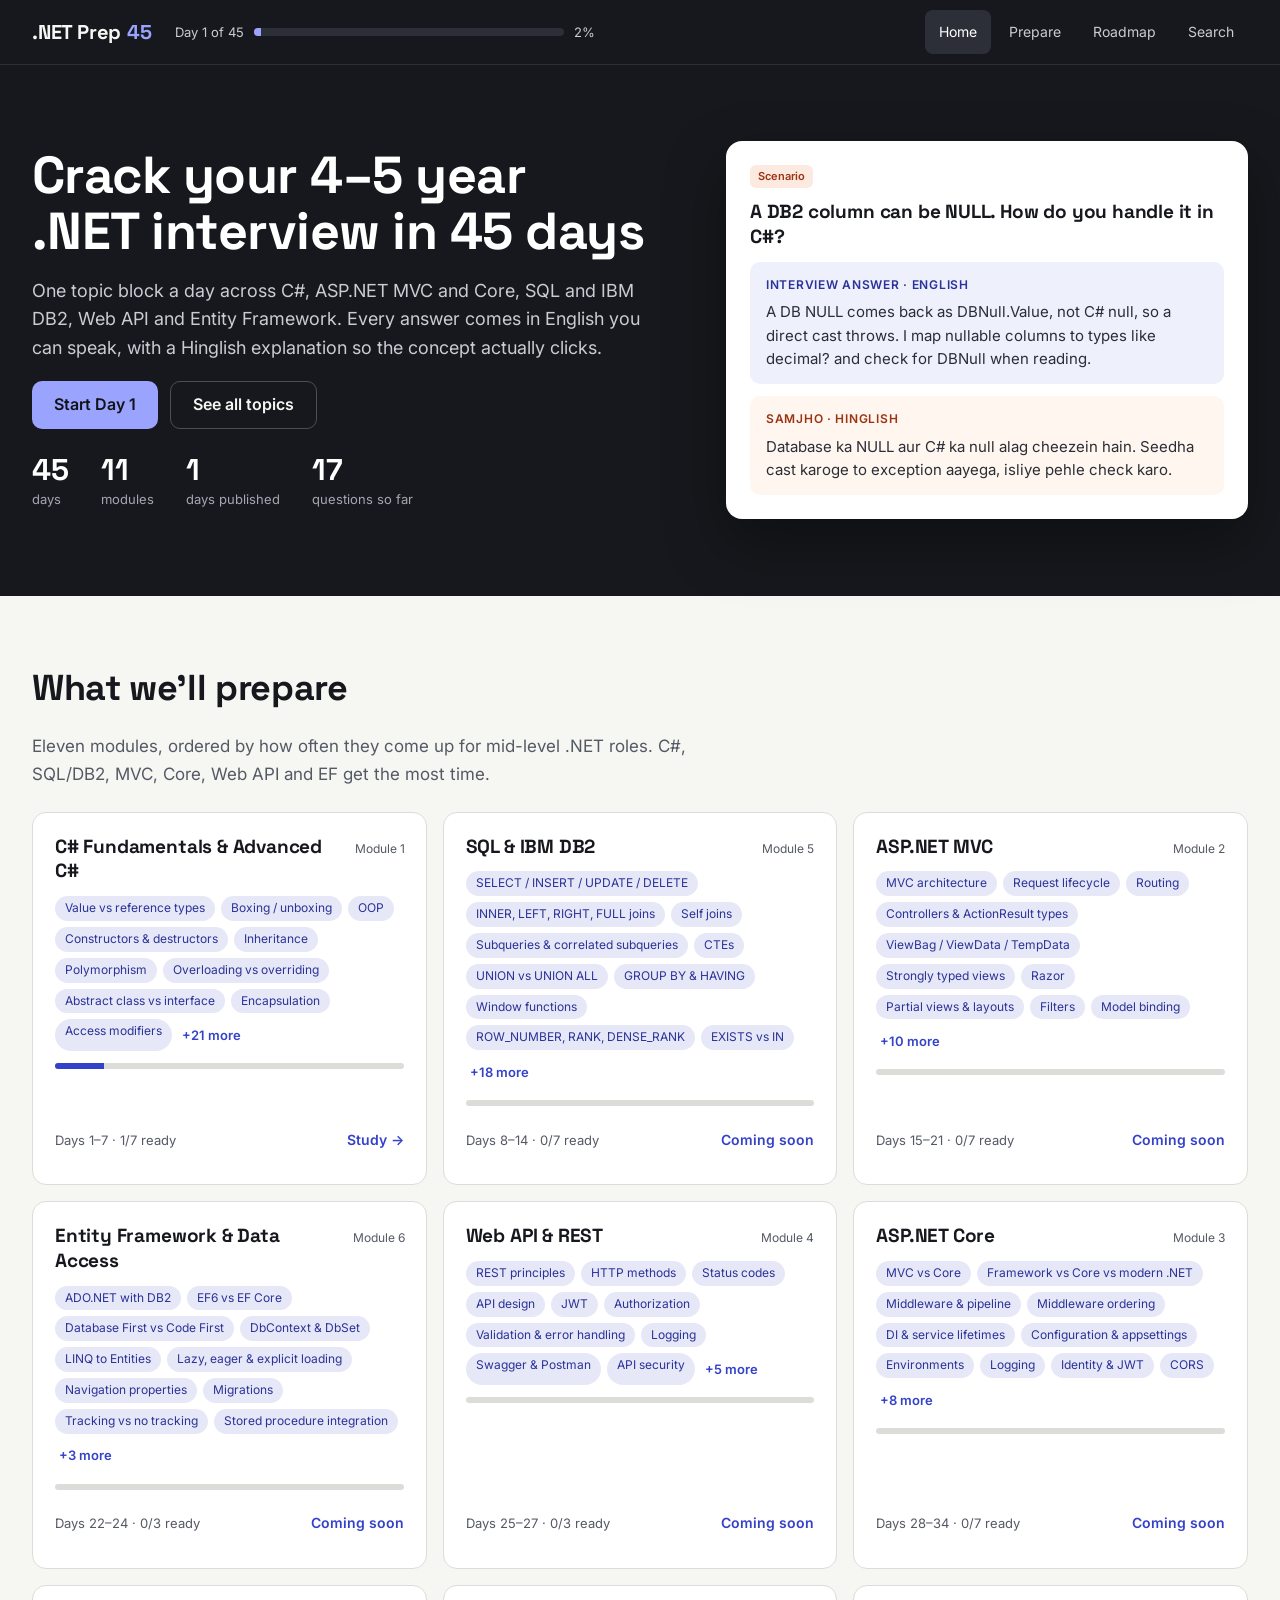
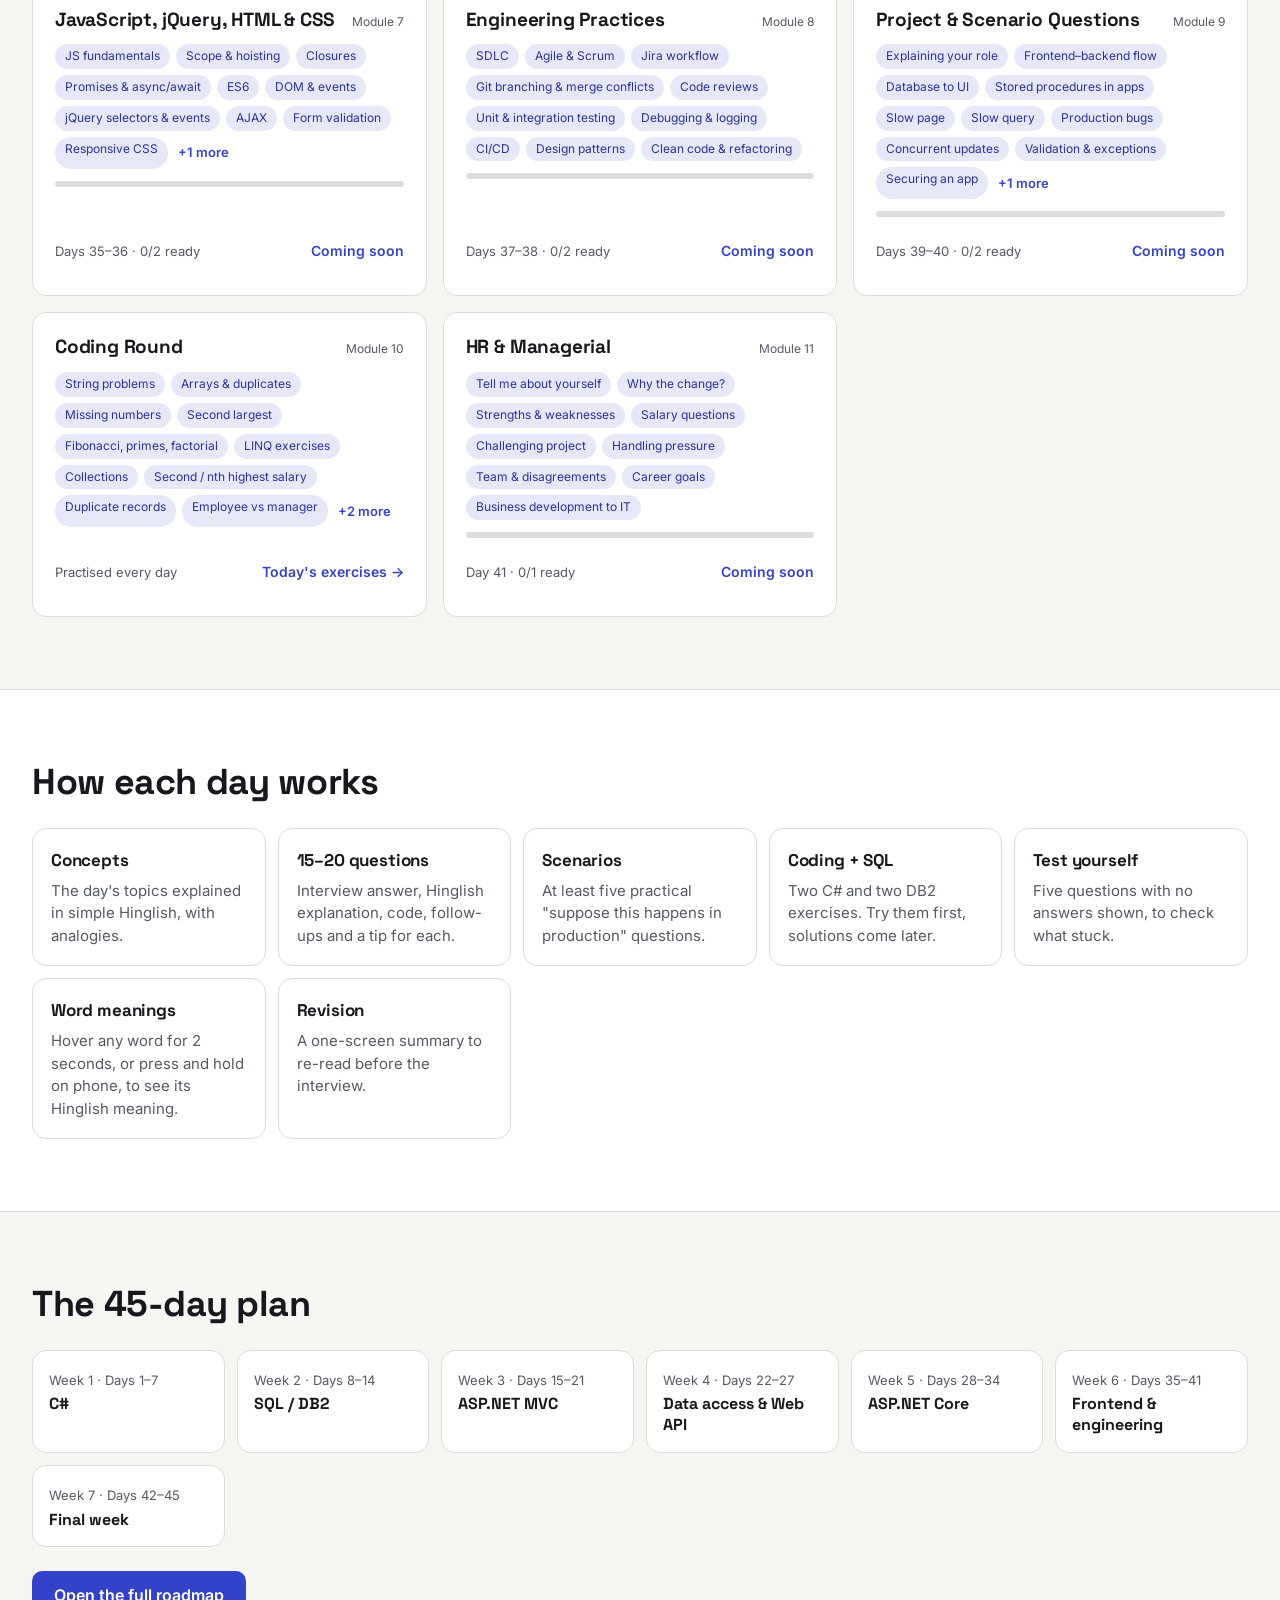
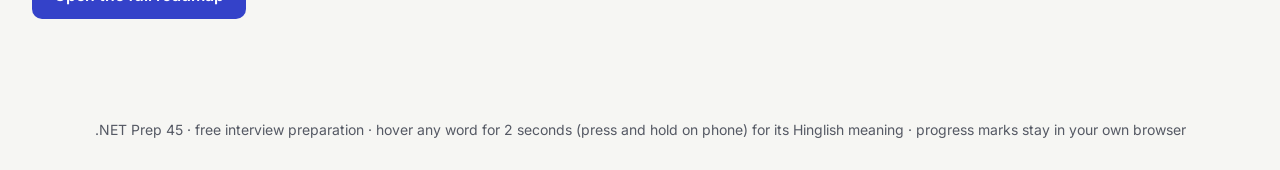
<file: index.html>
<!DOCTYPE html>
<html lang="en">
<head>
<meta charset="utf-8">
<meta name="description" content="45-day .NET interview preparation for 4–5 year developers: C#, ASP.NET MVC and Core, SQL/DB2, Web API, Entity Framework. English answers with Hinglish explanations.">
<meta name="viewport" content="width=device-width, initial-scale=1">
<title>.NET Prep 45</title>
<link rel="preconnect" href="https://fonts.googleapis.com">
<link href="https://fonts.googleapis.com/css2?family=Inter:wght@400;500;600&family=Space+Grotesk:wght@500;700&family=JetBrains+Mono:wght@400;500&display=swap" rel="stylesheet">
<link rel="stylesheet" href="assets/style.css?v=6">
</head>
<body>
<header class="top"><div class="top-in">
<a class="brand" href="index.html">.NET Prep <span>45</span></a>
<div class="prog"><span id="pt">Day 1 of 45</span><div class="bar"><i id="pb" style="width:2%"></i></div><span id="pp">2%</span></div>
<button class="menu" id="menuBtn" aria-label="Open menu" aria-expanded="false" aria-controls="nav"><svg aria-hidden="true" width="22" height="22" viewBox="0 0 24 24" fill="none" stroke="currentColor" stroke-width="2" stroke-linecap="round"><path d="M4 7h16M4 12h16M4 17h16"/></svg></button>
<nav id="nav"><a class="on" href="index.html">Home</a><a href="prepare.html">Prepare</a><a href="prepare.html#roadmap">Roadmap</a><a href="prepare.html#search">Search</a></nav>
</div></header>

<section class="hero">
<div class="hero-in">
<div class="hero-txt">
<h1>Crack your 4–5 year .NET interview in 45 days</h1>
<p>One topic block a day across C#, ASP.NET MVC and Core, SQL and IBM DB2, Web API and Entity Framework. Every answer comes in English you can speak, with a Hinglish explanation so the concept actually clicks.</p>
<div class="cta"><a class="p" id="ctaToday" href="prepare.html">Start Day 1</a><a class="s" href="#modules">See all topics</a></div>
<div class="stats"><div><b>45</b><span>days</span></div><div><b>11</b><span>modules</span></div><div><b id="sDays">1</b><span>days published</span></div><div><b id="sQ">17</b><span>questions so far</span></div></div>
</div>
<div class="demo" aria-label="Example question card">
<span class="tag">Scenario</span>
<h3>A DB2 column can be NULL. How do you handle it in C#?</h3>
<div class="box en"><div class="lbl">Interview answer · English</div><p>A DB NULL comes back as DBNull.Value, not C# null, so a direct cast throws. I map nullable columns to types like decimal? and check for DBNull when reading.</p></div>
<div class="box hi"><div class="lbl">Samjho · Hinglish</div><p>Database ka NULL aur C# ka null alag cheezein hain. Seedha cast karoge to exception aayega, isliye pehle check karo.</p></div>
</div>
</div>
</section>

<section class="band" id="modules">
<div class="band-in">
<h2>What we'll prepare</h2>
<p class="lead">Eleven modules, ordered by how often they come up for mid-level .NET roles. C#, SQL/DB2, MVC, Core, Web API and EF get the most time.</p>
<div class="mods" id="mods"></div>
</div>
</section>

<section class="band alt">
<div class="band-in">
<h2>How each day works</h2>
<div class="steps">
<div class="card step"><h3>Concepts</h3><p>The day's topics explained in simple Hinglish, with analogies.</p></div>
<div class="card step"><h3>15–20 questions</h3><p>Interview answer, Hinglish explanation, code, follow-ups and a tip for each.</p></div>
<div class="card step"><h3>Scenarios</h3><p>At least five practical "suppose this happens in production" questions.</p></div>
<div class="card step"><h3>Coding + SQL</h3><p>Two C# and two DB2 exercises. Try them first, solutions come later.</p></div>
<div class="card step"><h3>Test yourself</h3><p>Five questions with no answers shown, to check what stuck.</p></div>
<div class="card step"><h3>Word meanings</h3><p>Hover any word for 2 seconds, or press and hold on phone, to see its Hinglish meaning.</p></div>
<div class="card step"><h3>Revision</h3><p>A one-screen summary to re-read before the interview.</p></div>
</div>
</div>
</section>

<section class="band">
<div class="band-in">
<h2>The 45-day plan</h2>
<div class="weeks" id="weeks"></div>
<div class="cta"><a class="p" href="prepare.html#roadmap" style="background:var(--acc);color:var(--accInk)">Open the full roadmap</a></div>
</div>
</section>

<footer>.NET Prep 45 · free interview preparation · hover any word for 2 seconds (press and hold on phone) for its Hinglish meaning · progress marks stay in your own browser</footer>

<script src="data/roadmap.js"></script>
<script src="data/modules.js"></script>
<script>
{
const esc=s=>String(s).replace(/[&<>"']/g,m=>({"&":"&amp;","<":"&lt;",">":"&gt;",'"':"&quot;","'":"&#39;"}[m]));
const P=window.PUBLISHED||1,R=window.ROAD,pct=Math.round(P/45*100);
document.getElementById("pt").textContent="Day "+P+" of 45";
document.getElementById("pb").style.width=Math.max(pct,2)+"%";
document.getElementById("pp").textContent=pct+"%";
document.getElementById("sDays").textContent=P;
document.getElementById("sQ").textContent=window.QCOUNT||17;
const c=document.getElementById("ctaToday");c.href="prepare.html#day-"+P;c.textContent=P===1?"Start Day 1":"Continue with Day "+P;
const LIM=10;
document.getElementById("mods").innerHTML=window.MODULES.map(m=>{
const d=m.days;let foot,bar="";
if(!d){foot=`<span class="kick">Practised every day</span><a href="prepare.html#day-${P}">Today's exercises →</a>`}
else{const tot=d[1]-d[0]+1,done=Math.max(0,Math.min(P,d[1])-d[0]+1),w=Math.round(done/tot*100);
bar=`<div class="mbar"><i style="width:${w}%"></i></div>`;
foot=`<span class="kick">${d[0]===d[1]?"Day "+d[0]:"Days "+d[0]+"–"+d[1]} · ${done}/${tot} ready</span>`+(done?`<a href="prepare.html#day-${d[0]}">Study →</a>`:`<a href="prepare.html#roadmap">Coming soon</a>`)}
return `<article class="card mod"><div class="mod-h"><h3>${esc(m.t)}</h3><span class="mod-n">Module ${m.n}</span></div><div class="chips">${m.topics.map((t,i)=>`<span class="chip"${i>=LIM?" hidden":""}>${esc(t)}</span>`).join("")}${m.topics.length>LIM?`<button class="more" data-more aria-expanded="false">+${m.topics.length-LIM} more</button>`:""}</div>${bar}<div class="mod-f">${foot}</div></article>`}).join("");
document.getElementById("mods").addEventListener("click",e=>{const b=e.target.closest("[data-more]");if(!b)return;const open=b.getAttribute("aria-expanded")!=="true",chips=b.parentNode.querySelectorAll(".chip");chips.forEach((c,i)=>{if(i>=LIM)c.hidden=!open});b.setAttribute("aria-expanded",open);b.textContent=open?"Show less":"+"+(chips.length-LIM)+" more"});
const wk={};for(const [n,b] of R){(wk[b]=wk[b]||[]).push(n)}
document.getElementById("weeks").innerHTML=Object.entries(wk).map(([b,ns],i)=>`<div class="card wkc"><span>Week ${i+1} · Days ${ns[0]}–${ns[ns.length-1]}</span><b>${esc(b)}</b></div>`).join("");
}
</script>
<script src="data/glossary.js?v=6"></script>
<script src="assets/tooltip.js?v=6"></script>
<script src="assets/site.js?v=4"></script>
</body>
</html>
</file>
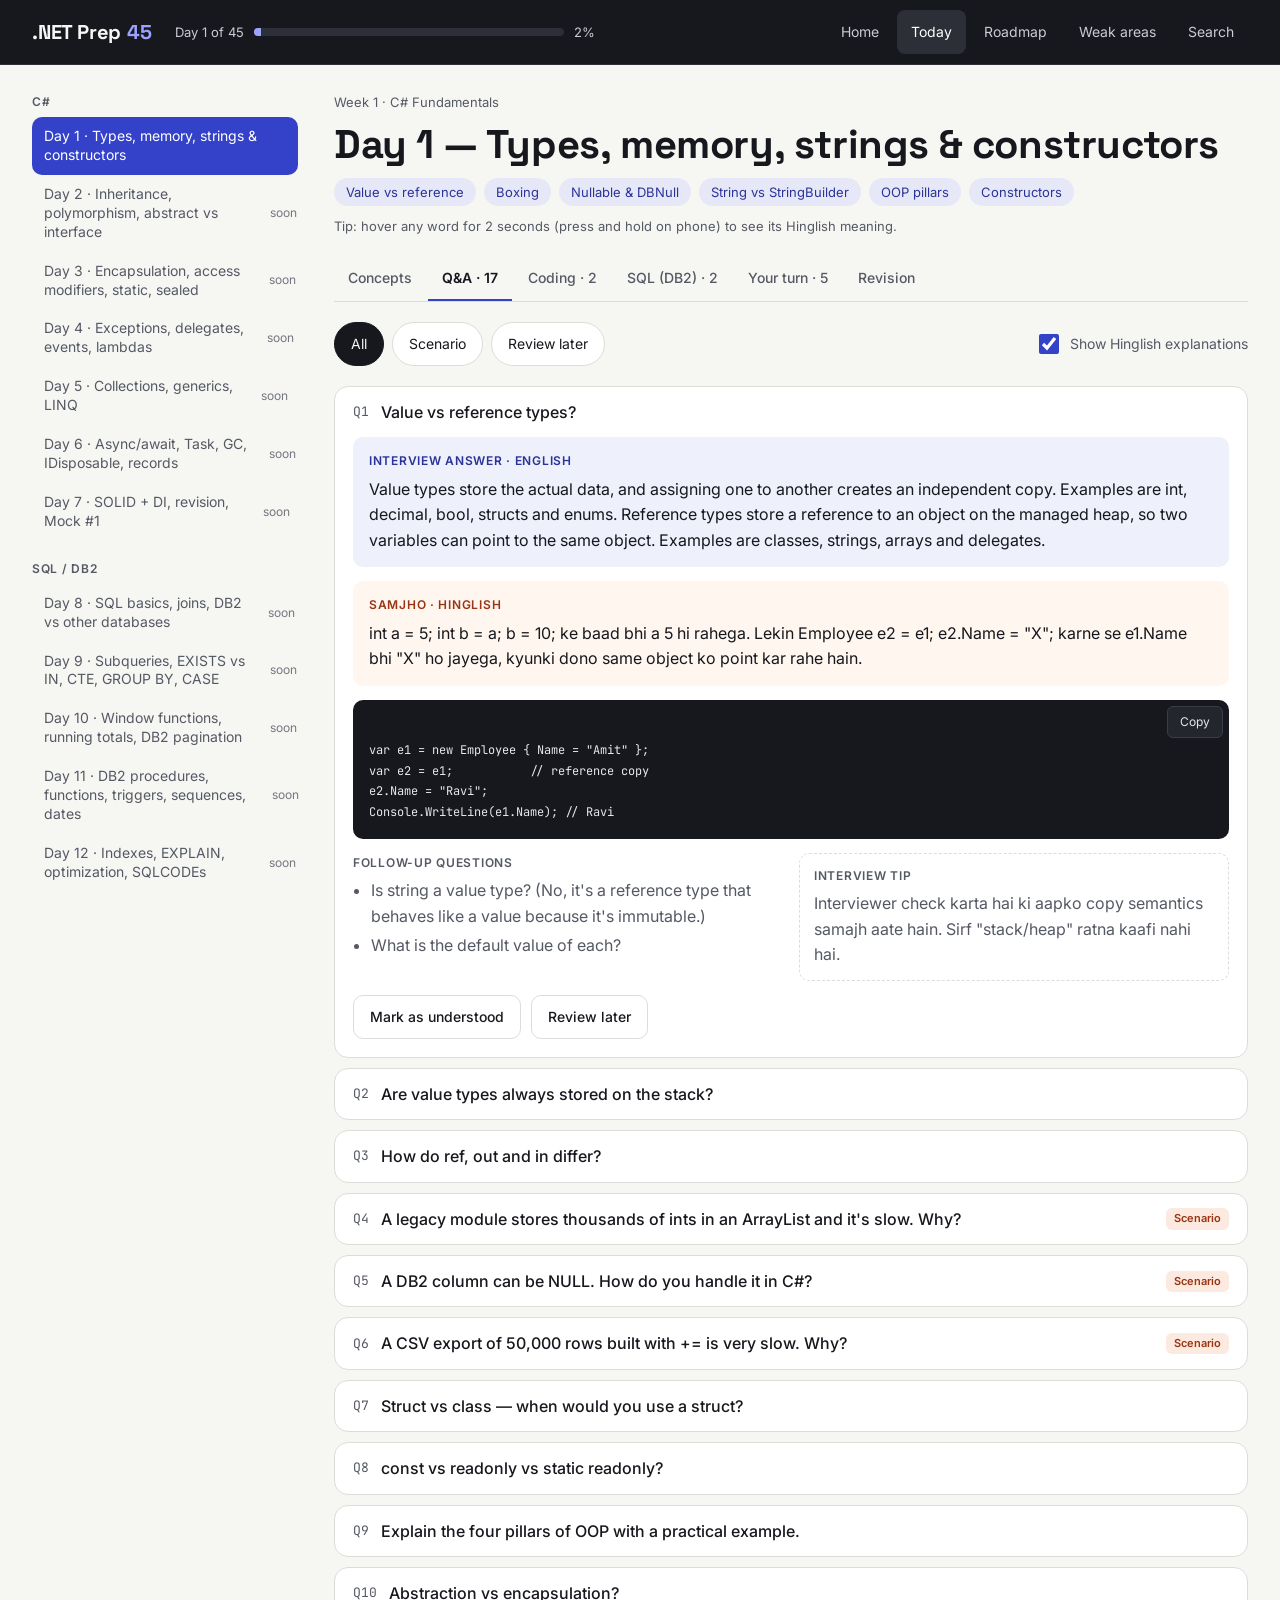
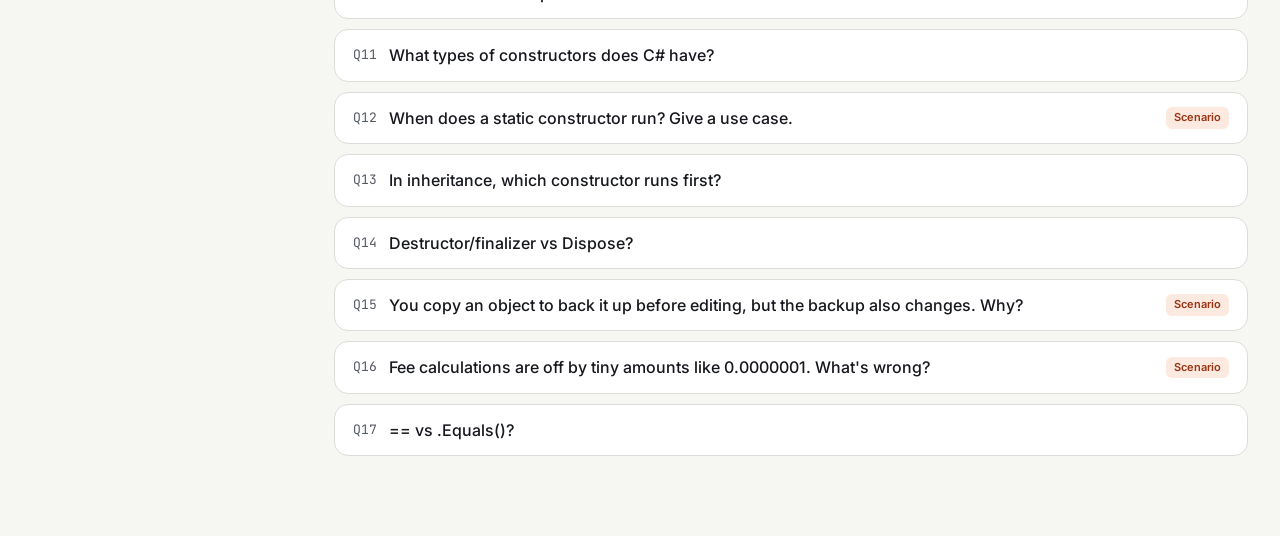
<file: prepare.html>
<!DOCTYPE html>
<html lang="en">
<head>
<meta charset="utf-8">
<meta name="description" content="45-day .NET interview preparation with English answers and Hinglish explanations.">
<meta name="viewport" content="width=device-width, initial-scale=1">
<title>Prepare · .NET Prep 45</title>
<link rel="preconnect" href="https://fonts.googleapis.com">
<link href="https://fonts.googleapis.com/css2?family=Inter:wght@400;500;600&family=Space+Grotesk:wght@500;700&family=JetBrains+Mono:wght@400;500&display=swap" rel="stylesheet">
<link rel="stylesheet" href="assets/style.css?v=6">
</head>
<body>
<header class="top"><div class="top-in">
<a class="brand" href="index.html">.NET Prep <span>45</span></a>
<div class="prog"><span id="pt">Day 1 of 45</span><div class="bar"><i id="pb" style="width:2%"></i></div><span id="pp">2%</span></div>
<button class="menu" id="menuBtn" aria-label="Open menu" aria-expanded="false" aria-controls="nav"><svg aria-hidden="true" width="22" height="22" viewBox="0 0 24 24" fill="none" stroke="currentColor" stroke-width="2" stroke-linecap="round"><path d="M4 7h16M4 12h16M4 17h16"/></svg></button>
<nav id="nav"><a href="index.html">Home</a><a href="#today" data-v="today">Today</a><a href="#roadmap" data-v="roadmap">Roadmap</a><a href="#weak" data-v="weak">Weak areas</a><a href="#search" data-v="search">Search</a></nav>
</div></header>
<div class="wrap">
<aside><button class="side-toggle" id="sideBtn" aria-expanded="false" aria-controls="side"><span id="sideLbl">All 45 days</span><svg aria-hidden="true" width="18" height="18" viewBox="0 0 24 24" fill="none" stroke="currentColor" stroke-width="2" stroke-linecap="round"><path d="M6 9l6 6 6-6"/></svg></button><div class="side-list" id="side"></div></aside>
<main id="main"></main>
</div>
<script src="data/roadmap.js"></script>
<!-- Add one line per new day -->
<script src="data/day-01.js"></script>
<script src="assets/app.js?v=6"></script>
<script src="data/glossary.js?v=6"></script>
<script src="assets/tooltip.js?v=6"></script>
<script src="assets/site.js?v=4"></script>
</body>
</html>
</file>
<file: assets/style.css>
/* VOICE: calm study notebook, focused, no noise
   IDEA: a developer's interview workbook, one day per chapter
   PICTURE: the question card itself — English answer, Hinglish explanation, code
   COLOUR and TYPE: ink header, indigo for interview answers, peach for Hinglish; Space Grotesk + Inter + JetBrains Mono
   LAYOUT: mobile-first; header collapses to a menu, day list becomes a picker, everything single-column under 900px */
:root{color-scheme:light dark;
--bg:light-dark(#F6F6F3,#121318);--card:light-dark(#FFFFFF,#1B1D24);--ink:light-dark(#16181D,#ECEDF1);--mut:light-dark(#555964,#A3A7B2);
--line:light-dark(#DCDDD8,#2E313B);--top:#16181D;--acc:light-dark(#3442C9,#9AA4FF);--accInk:light-dark(#FFFFFF,#121318);
--en:light-dark(#EEF0FC,#1F2340);--enInk:light-dark(#2A3399,#B9C0FF);--hi:light-dark(#FFF6EF,#33241A);--hiInk:light-dark(#9A3412,#FDBA8C);
--chip:light-dark(#E7E8F7,#262A45);--sc:light-dark(#FCE9DF,#3A2418);--ok:light-dark(#E3F1E7,#17301F);--okInk:light-dark(#1E6B3A,#8FD6A6);
--pad:clamp(16px,4vw,32px)}
:root[data-theme=light]{color-scheme:light}:root[data-theme=dark]{color-scheme:dark}
*{box-sizing:border-box;min-width:0}
html{-webkit-text-size-adjust:100%;scroll-padding-top:100px}
body{margin:0;background:var(--bg);color:var(--ink);font:16px/1.6 Inter,system-ui,sans-serif;overflow-x:clip}
h1,h2,h3,.brand{font-family:'Space Grotesk',sans-serif;letter-spacing:-.01em}
a{color:var(--acc)}
button{font:inherit;cursor:pointer;min-height:44px}
button:focus-visible,a:focus-visible,input:focus-visible,summary:focus-visible{outline:3px solid var(--acc);outline-offset:2px}
pre{overflow-x:auto;-webkit-overflow-scrolling:touch}code{font-family:'JetBrains Mono',monospace;font-size:.92em;overflow-wrap:anywhere}
img,svg{max-width:100%}

/* ===== Header ===== */
.top{background:var(--top);color:#F6F6F3;position:sticky;top:0;z-index:20;box-shadow:0 1px 0 #2C2F38}
.top-in{max-width:1280px;margin:0 auto;display:flex;align-items:center;gap:12px 24px;padding:10px var(--pad)}
.brand{font-weight:700;font-size:20px;color:#F6F6F3;text-decoration:none;white-space:nowrap;min-height:44px;display:inline-flex;align-items:center;gap:.28em}.brand span{color:#9AA4FF}
.prog{display:flex;align-items:center;gap:10px;flex:1 1 200px;max-width:420px;font-size:13px;color:#C9CCD4;white-space:nowrap}
.bar{flex:1;height:8px;background:#2C2F38;border-radius:99px;overflow:hidden}.bar i{display:block;height:100%;background:#9AA4FF}
nav{display:flex;gap:4px;margin-left:auto}
nav a{color:#C9CCD4;text-decoration:none;font-size:14px;padding:0 14px;min-height:44px;display:flex;align-items:center;border-radius:8px;white-space:nowrap}
nav a:hover{color:#fff}nav a.on{background:#2C2F38;color:#fff}
.menu{display:none;margin-left:auto;width:44px;border:0;border-radius:10px;background:#2C2F38;color:#F6F6F3;align-items:center;justify-content:center;flex:none}
@media(max-width:900px){
.top-in{flex-wrap:wrap;gap:6px 12px;padding-block:8px}
.menu{display:flex}
.prog{order:3;flex:1 1 100%;max-width:none;font-size:12px}.bar{height:6px}
nav{order:4;display:none;flex:1 1 100%;flex-direction:column;gap:2px;margin:4px 0 6px}
nav.open{display:flex}
nav a{font-size:16px;padding:0 12px;min-height:48px}
}

/* ===== Study page layout ===== */
.wrap{display:flex;gap:32px;max-width:1280px;margin:0 auto;padding:28px var(--pad) 80px;align-items:flex-start}
aside{flex:0 0 270px;position:sticky;top:84px;max-height:calc(100vh - 100px);overflow-y:auto;padding-right:4px}
main{flex:1 1 auto;display:flex;flex-direction:column;gap:20px}
.side-toggle{display:none}
.wk{font-size:12px;font-weight:600;text-transform:uppercase;letter-spacing:.06em;color:var(--mut);margin:18px 0 6px}.wk:first-child{margin-top:0}
.dl{display:flex;justify-content:space-between;align-items:center;gap:8px;padding:10px 12px;min-height:44px;border-radius:10px;font-size:14px;line-height:1.35;color:var(--ink);text-decoration:none}
.dl:hover{background:var(--chip)}.dl.on{background:var(--acc);color:var(--accInk)}.dl.lock{color:var(--mut)}
.dl small{font-size:12px;opacity:.8;white-space:nowrap}
@media(max-width:900px){
.wrap{flex-direction:column;gap:16px;padding-top:16px}
aside{position:static;flex:none;width:100%;max-height:none;overflow:visible;padding:0}
.side-toggle{display:flex;width:100%;align-items:center;justify-content:space-between;gap:10px;text-align:left;padding:10px 14px;border-radius:12px;border:1px solid var(--line);background:var(--card);color:var(--ink);font-size:15px;font-weight:500}
.side-toggle svg{flex:none;transition:transform .2s}.side-toggle[aria-expanded=true] svg{transform:rotate(180deg)}
.side-list{display:none;margin-top:8px;padding:12px;border:1px solid var(--line);border-radius:12px;background:var(--card);max-height:60vh;overflow-y:auto}
.side-list.open{display:block}
main{width:100%}
}

.kick{font-size:13px;color:var(--mut)}
h1{margin:0;font-size:clamp(26px,5vw,40px);line-height:1.12;text-wrap:balance}
.chips{display:flex;flex-wrap:wrap;gap:8px}.chip{font-size:13px;line-height:1.4;padding:5px 12px;border-radius:99px;background:var(--chip);color:var(--enInk)}
.tabs{display:flex;gap:2px;border-bottom:1px solid var(--line);overflow-x:auto;scrollbar-width:none;-webkit-overflow-scrolling:touch;margin-inline:calc(var(--pad) * -1);padding-inline:var(--pad);scroll-snap-type:x proximity}
.tabs::-webkit-scrollbar{display:none}
.tabs button{flex:none;border:0;background:none;color:var(--mut);padding:10px 14px;font-size:14px;font-weight:500;white-space:nowrap;border-bottom:2px solid transparent;scroll-snap-align:start}
.tabs button.on{color:var(--ink);font-weight:600;border-bottom-color:var(--acc)}
@media(min-width:901px){.tabs{margin-inline:0;padding-inline:0}}
.tools{display:flex;flex-wrap:wrap;gap:10px 16px;align-items:center;justify-content:space-between}
.pills{display:flex;gap:8px;overflow-x:auto;scrollbar-width:none;max-width:100%}.pills::-webkit-scrollbar{display:none}
.pill{flex:none;border:1px solid var(--line);background:var(--card);color:var(--ink);border-radius:99px;padding:0 16px;font-size:14px;white-space:nowrap}
.pill.on{background:var(--ink);color:var(--bg);border-color:var(--ink)}
label.tg{display:flex;align-items:center;gap:8px;font-size:14px;color:var(--mut);min-height:44px;cursor:pointer}label.tg input{width:20px;height:20px;accent-color:var(--acc);flex:none}
.card{background:var(--card);border:1px solid var(--line);border-radius:14px}
.qlist{display:flex;flex-direction:column;gap:10px}
.q{overflow:hidden}
.qh{width:100%;text-align:left;display:flex;flex-wrap:wrap;gap:6px 12px;align-items:center;padding:14px 18px;border:0;background:none;color:var(--ink);font-size:16px;line-height:1.4}
.qh .n{font-family:'JetBrains Mono',monospace;font-size:13px;color:var(--mut);flex:none}.qh .t{flex:1 1 220px;font-weight:500}
.qh .tags{display:flex;gap:6px;flex:none}
.tag{font-size:11px;font-weight:600;padding:3px 8px;border-radius:6px;background:var(--sc);color:var(--hiInk);white-space:nowrap}
.tag.ok{background:var(--ok);color:var(--okInk)}.tag.rv{background:var(--chip);color:var(--enInk)}
.qb{padding:0 18px 18px;display:flex;flex-direction:column;gap:14px}
.box{padding:14px 16px;border-radius:10px}.box p{margin:0}.box p+p{margin-top:8px}
.lbl{font-size:12px;font-weight:600;text-transform:uppercase;letter-spacing:.06em;margin-bottom:6px}
.en{background:var(--en)}.en .lbl{color:var(--enInk)}.hi{background:var(--hi)}.hi .lbl{color:var(--hiInk)}
.hideHi .hi{display:none}
.code{position:relative}
.code pre{margin:0;padding:16px;padding-top:40px;border-radius:10px;background:#16181D;color:#E6E7EB;font:13px/1.6 'JetBrains Mono',monospace;tab-size:4}
.code button{position:absolute;top:6px;right:6px;min-height:32px;font-size:12px;padding:4px 12px;border-radius:6px;border:1px solid #3A3D47;background:#24262E;color:#E6E7EB}
.two{display:flex;flex-wrap:wrap;gap:16px}.two>div{flex:1 1 260px}
.two ul{margin:0;padding-left:18px;color:var(--mut)}.two li{margin:4px 0}
.tip{border:1px dashed var(--line);border-radius:10px;padding:12px 14px;color:var(--mut)}
.act{display:flex;gap:10px;flex-wrap:wrap}
.btn{border-radius:10px;padding:0 16px;border:1px solid var(--line);background:var(--card);color:var(--ink);font-size:14px;font-weight:500}
.btn.pri{background:var(--acc);border-color:var(--acc);color:var(--accInk)}
.sec{padding:20px}.sec h2{margin:0 0 10px;font-size:clamp(19px,3vw,22px);line-height:1.25}.sec h3{margin:16px 0 6px;font-size:17px}
.sec p{margin:8px 0}.sec ul,.sec ol{margin:6px 0;padding-left:20px}.sec li{margin:6px 0}
.sec details{margin:8px 0}.sec summary{cursor:pointer;min-height:44px;display:flex;align-items:center;font-weight:500;color:var(--acc)}
.note{font-size:14px;color:var(--mut)}
.empty{padding:28px;text-align:center;color:var(--mut)}
input[type=search]{width:100%;font:inherit;font-size:16px;padding:12px 14px;min-height:48px;border-radius:10px;border:1px solid var(--line);background:var(--card);color:var(--ink)}
/* roadmap rows */
.rm{display:flex;flex-direction:column}
.rm-w{font-size:12px;font-weight:600;text-transform:uppercase;letter-spacing:.06em;color:var(--mut);padding:16px 18px 6px}
.rm-r{display:grid;grid-template-columns:4.2em minmax(0,1fr) auto;gap:4px 12px;align-items:center;padding:12px 18px;border-top:1px solid var(--line);font-size:15px}
.rm-r b{font-family:'JetBrains Mono',monospace;font-size:13px;font-weight:500;color:var(--mut)}
.rm-r span:last-child{font-size:13px;color:var(--mut);white-space:nowrap}
@media(max-width:600px){
.rm-r{grid-template-columns:3.6em minmax(0,1fr)}.rm-r span:last-child{grid-column:2}
.qh{padding:14px}.qb{padding:0 14px 16px}.box{padding:12px 14px}.sec{padding:16px}
.code pre{font-size:12px;padding:12px;padding-top:38px}
.act .btn{flex:1 1 140px}
.tools{flex-direction:column;align-items:stretch}
}
@media(prefers-reduced-motion:no-preference){.qb{animation:f .18s ease-out}@keyframes f{from{opacity:0;transform:translateY(-4px)}}}

/* ===== Home page ===== */
.hero{background:var(--top);color:#F6F6F3;padding:clamp(28px,6vw,80px) var(--pad) clamp(36px,6vw,88px)}
.hero-in{max-width:1240px;margin:0 auto;display:grid;grid-template-columns:minmax(0,1.1fr) minmax(0,.9fr);gap:clamp(28px,5vw,56px);align-items:center}
.hero-txt{display:flex;flex-direction:column;gap:18px}
.hero h1{font-size:clamp(30px,6vw,52px);line-height:1.06;color:#fff}
.hero p{margin:0;font-size:clamp(16px,2.2vw,18px);color:#C9CCD4;max-width:56ch}
.cta{display:flex;flex-wrap:wrap;gap:12px}
.cta a{display:inline-flex;align-items:center;justify-content:center;min-height:48px;padding:0 22px;border-radius:10px;font-weight:600;text-decoration:none;text-align:center}
.cta .p{background:#9AA4FF;color:#121318}.cta .s{border:1px solid #4A4E5A;color:#F6F6F3}
.stats{display:grid;grid-template-columns:repeat(4,auto);justify-content:start;gap:12px 32px;margin-top:6px}
.stats b{display:block;font:700 clamp(24px,4vw,30px)/1.1 'Space Grotesk',sans-serif;color:#fff}.stats span{font-size:13px;color:#A3A7B2}
.demo{background:#FFFFFF;color:#16181D;border-radius:16px;padding:clamp(16px,3vw,24px);display:flex;flex-direction:column;gap:12px;box-shadow:0 24px 60px rgba(0,0,0,.35)}
.demo .box{font-size:15px;line-height:1.55}.demo .en{background:#EEF0FC}.demo .en .lbl{color:#2A3399}.demo .hi{background:#FFF6EF}.demo .hi .lbl{color:#9A3412}
.demo p{color:#2B2E36;font-size:15px}
.demo h3{margin:0;font-size:clamp(17px,2.4vw,19px);line-height:1.3}.demo .tag{background:#FCE9DF;color:#9A3412;align-self:flex-start}
.band{padding:clamp(36px,6vw,72px) var(--pad)}.band-in{max-width:1240px;margin:0 auto;display:flex;flex-direction:column;gap:clamp(16px,3vw,24px)}
.band h2{margin:0;font-size:clamp(24px,4vw,36px);line-height:1.15;text-wrap:balance}.lead{margin:0;color:var(--mut);max-width:65ch;font-size:clamp(16px,2vw,17px)}
.mods{display:grid;grid-template-columns:repeat(auto-fill,minmax(min(100%,330px),1fr));gap:16px}
.mod{padding:clamp(16px,3vw,22px);display:flex;flex-direction:column;gap:12px}
.mod-h{display:flex;justify-content:space-between;align-items:baseline;gap:10px}.mod-h h3{margin:0;font-size:clamp(17px,2.4vw,19px);line-height:1.3}
.mod-n{font-size:12px;color:var(--mut);white-space:nowrap}
.mod .chips{gap:6px}.mod .chip{font-size:12px;padding:4px 10px}
.more{border:0;background:none;color:var(--acc);font-size:13px;font-weight:600;padding:0 4px;min-height:32px}
.mod-f{margin-top:auto;display:flex;flex-wrap:wrap;justify-content:space-between;align-items:center;gap:4px 10px;font-size:14px}
.mod-f a{font-weight:600;text-decoration:none;min-height:44px;display:inline-flex;align-items:center}
.mbar{height:6px;border-radius:99px;background:var(--line);overflow:hidden}.mbar i{display:block;height:100%;background:var(--acc)}
.steps{display:grid;grid-template-columns:repeat(auto-fill,minmax(min(100%,210px),1fr));gap:12px}
.step{padding:18px}.step h3{margin:0 0 6px;font-size:17px}.step p{margin:0;color:var(--mut);font-size:15px;line-height:1.5}
.alt{background:var(--card);border-block:1px solid var(--line)}
.weeks{display:grid;grid-template-columns:repeat(auto-fill,minmax(min(100%,180px),1fr));gap:12px}
.wkc{padding:16px}.wkc b{display:block;font-family:'Space Grotesk',sans-serif;font-size:16px;line-height:1.3;margin-top:2px}.wkc span{font-size:13px;color:var(--mut)}
footer{padding:28px var(--pad);color:var(--mut);font-size:14px;text-align:center}
@media(max-width:900px){.hero-in{grid-template-columns:minmax(0,1fr)}.demo{max-width:560px}}
@media(max-width:600px){
.stats{grid-template-columns:repeat(2,minmax(0,1fr));gap:14px 20px}
.cta a{flex:1 1 160px}
.steps{grid-template-columns:repeat(2,minmax(0,1fr))}.step{padding:14px}.step h3{font-size:16px}.step p{font-size:14px}
.weeks{grid-template-columns:repeat(2,minmax(0,1fr))}.wkc{padding:14px}
}
@media(max-width:360px){.steps,.weeks{grid-template-columns:minmax(0,1fr)}}
/* ===== Hinglish word tooltip ===== */
.wtip{position:fixed;z-index:50;max-width:min(300px,calc(100vw - 16px));padding:10px 12px;border-radius:10px;background:#16181D;color:#F2F3F6;font:14px/1.45 Inter,system-ui,sans-serif;box-shadow:0 10px 30px rgba(0,0,0,.3);border:1px solid #3A3D47;pointer-events:none;display:flex;flex-direction:column;gap:2px}
.wtip[hidden]{display:none}
.wtip b{font:600 13px 'JetBrains Mono',monospace;color:#9AA4FF}
.wtip::after{content:"";position:absolute;left:calc(var(--ax,50%) - 6px);bottom:-6px;width:12px;height:12px;background:#16181D;border-right:1px solid #3A3D47;border-bottom:1px solid #3A3D47;transform:rotate(45deg)}
.wtip.below::after{bottom:auto;top:-6px;transform:rotate(225deg)}
@media(prefers-reduced-motion:no-preference){.wtip:not([hidden]){animation:tipin .15s ease-out}@keyframes tipin{from{opacity:0;transform:translateY(4px)}}}
.hint{font-size:13px;color:var(--mut);margin:0}
</file>
